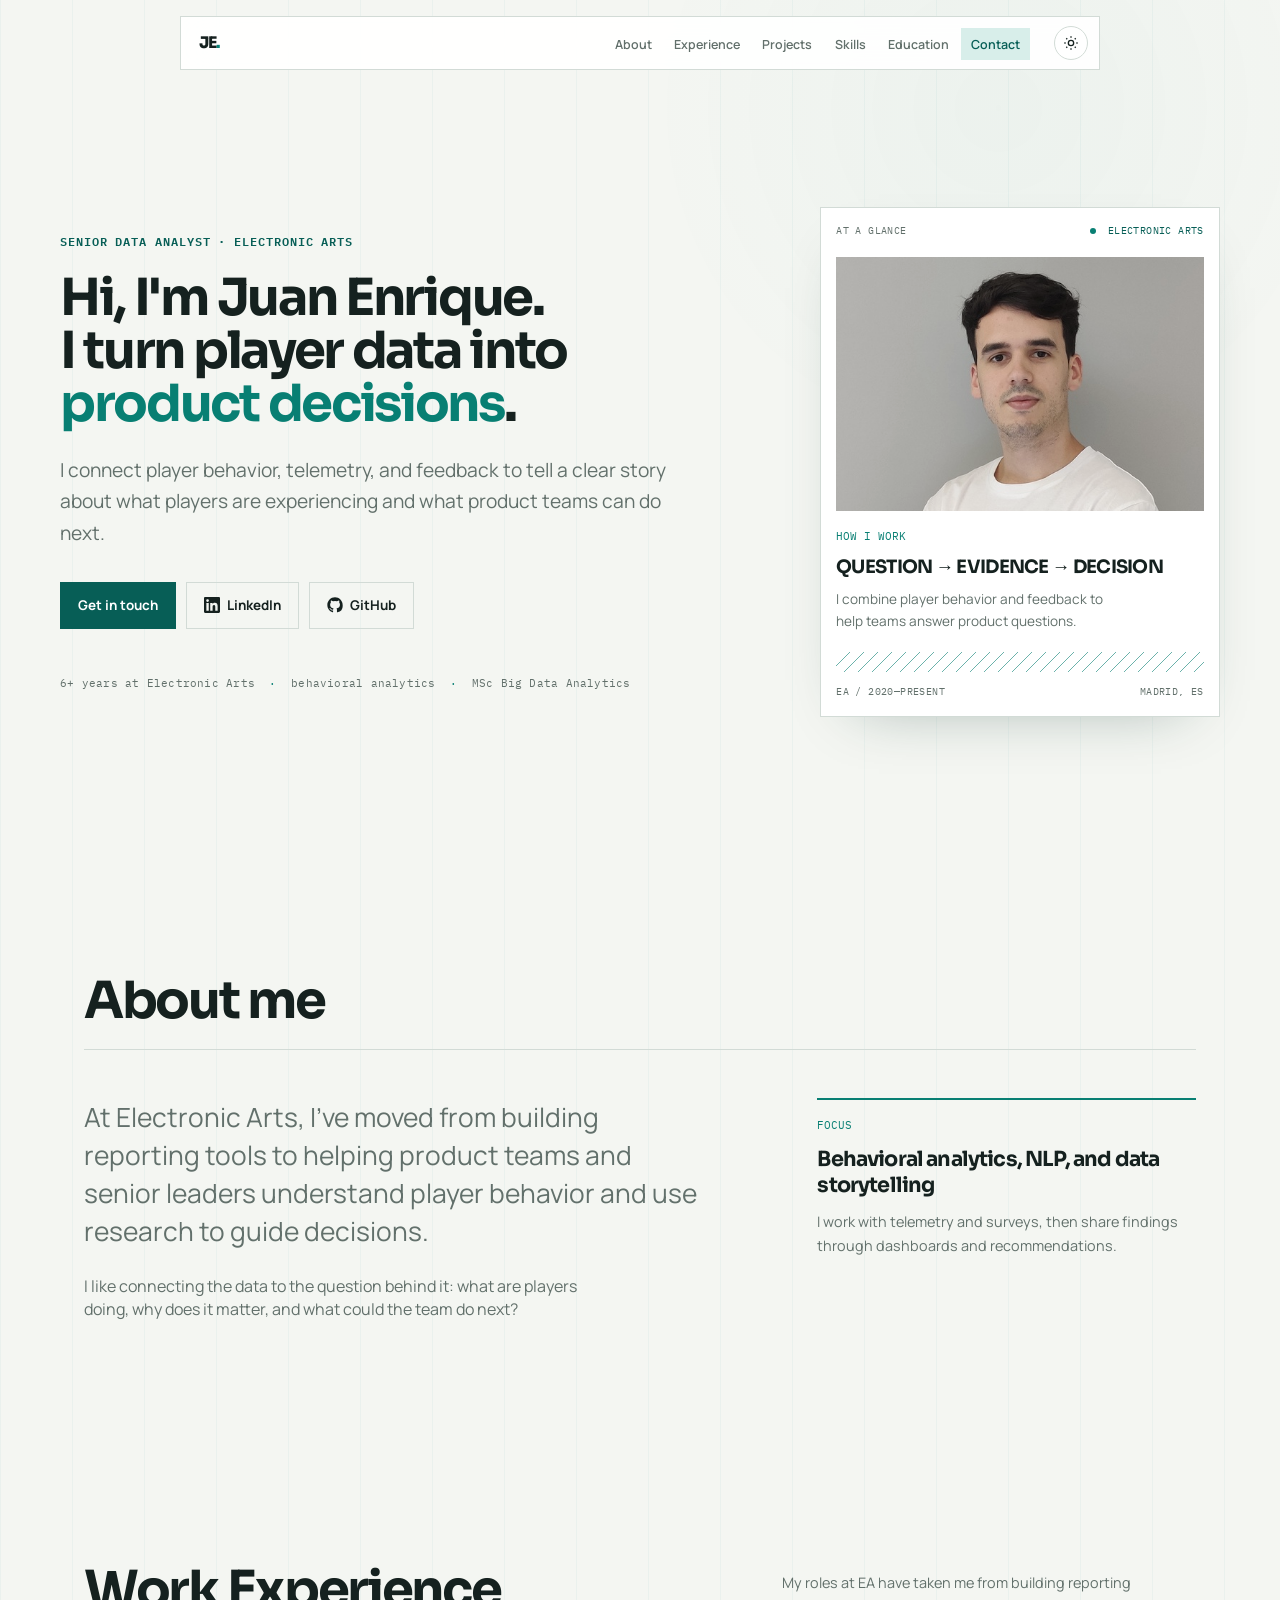
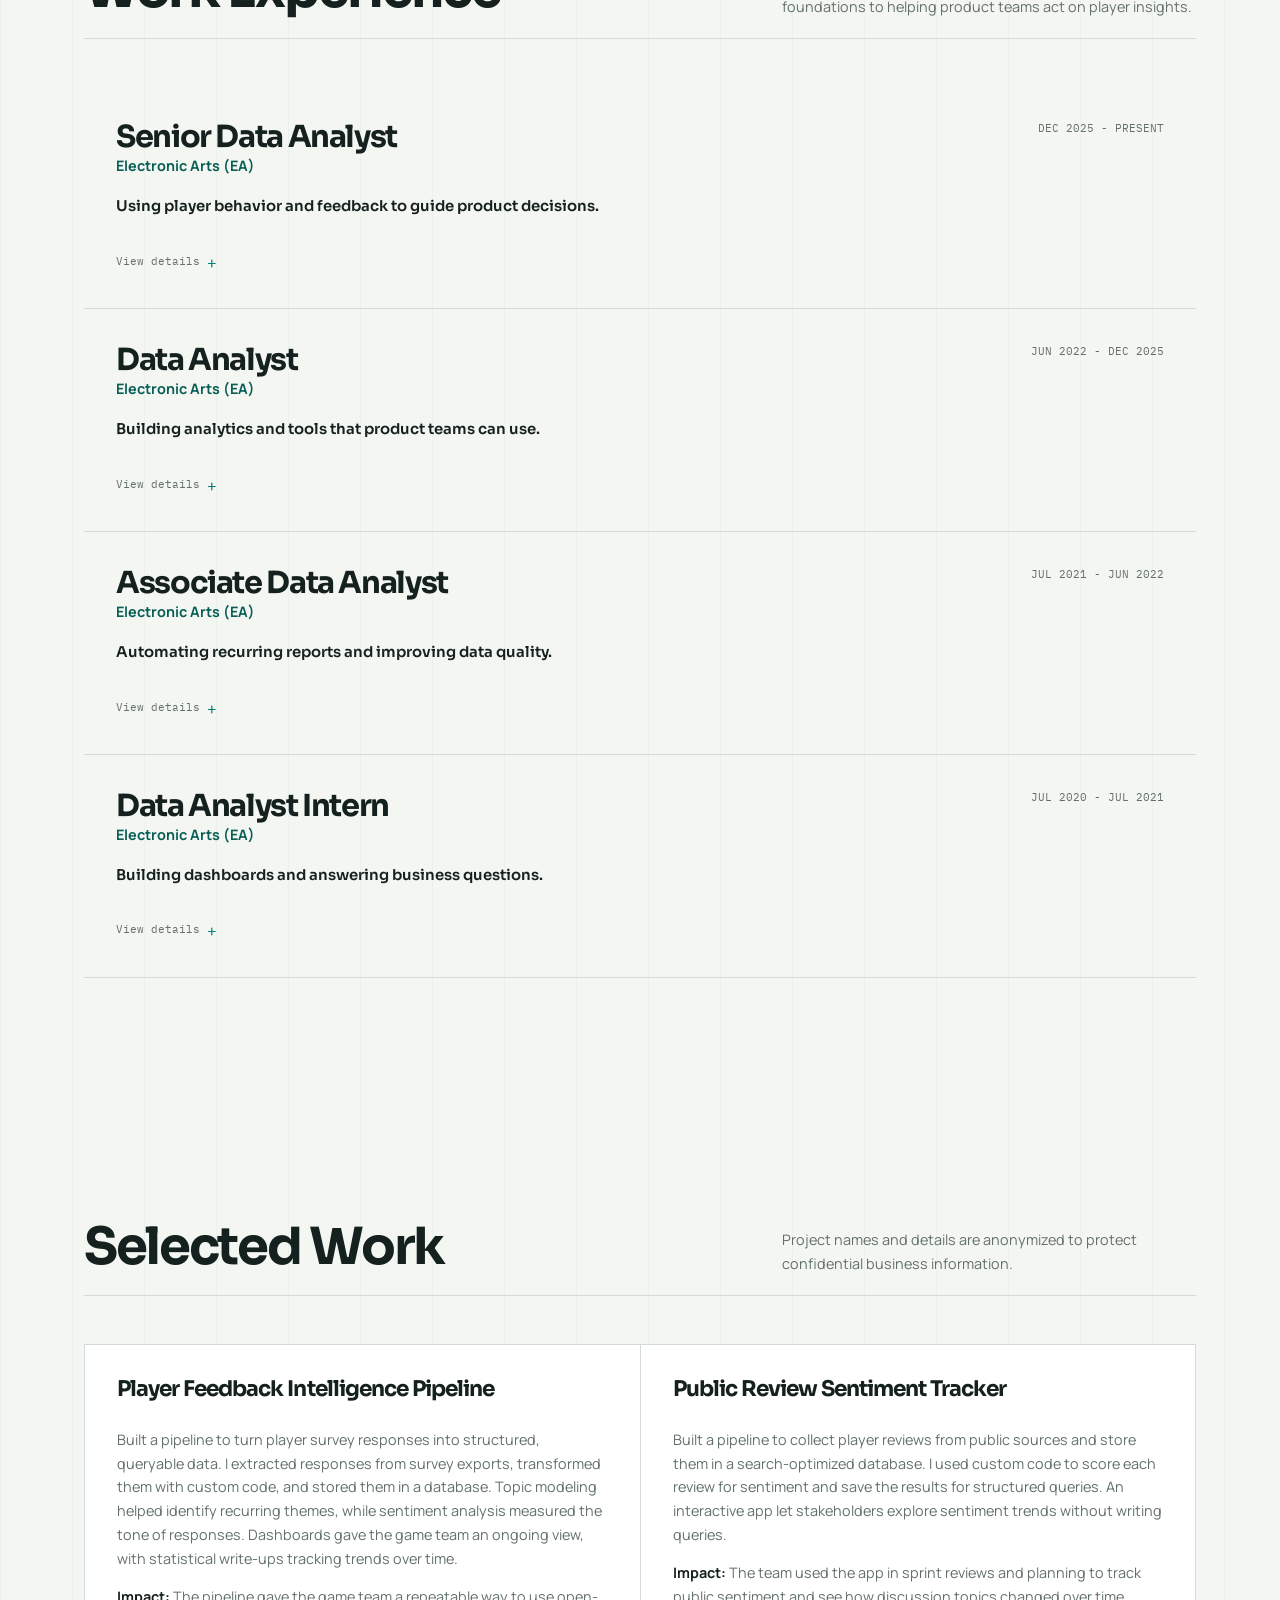
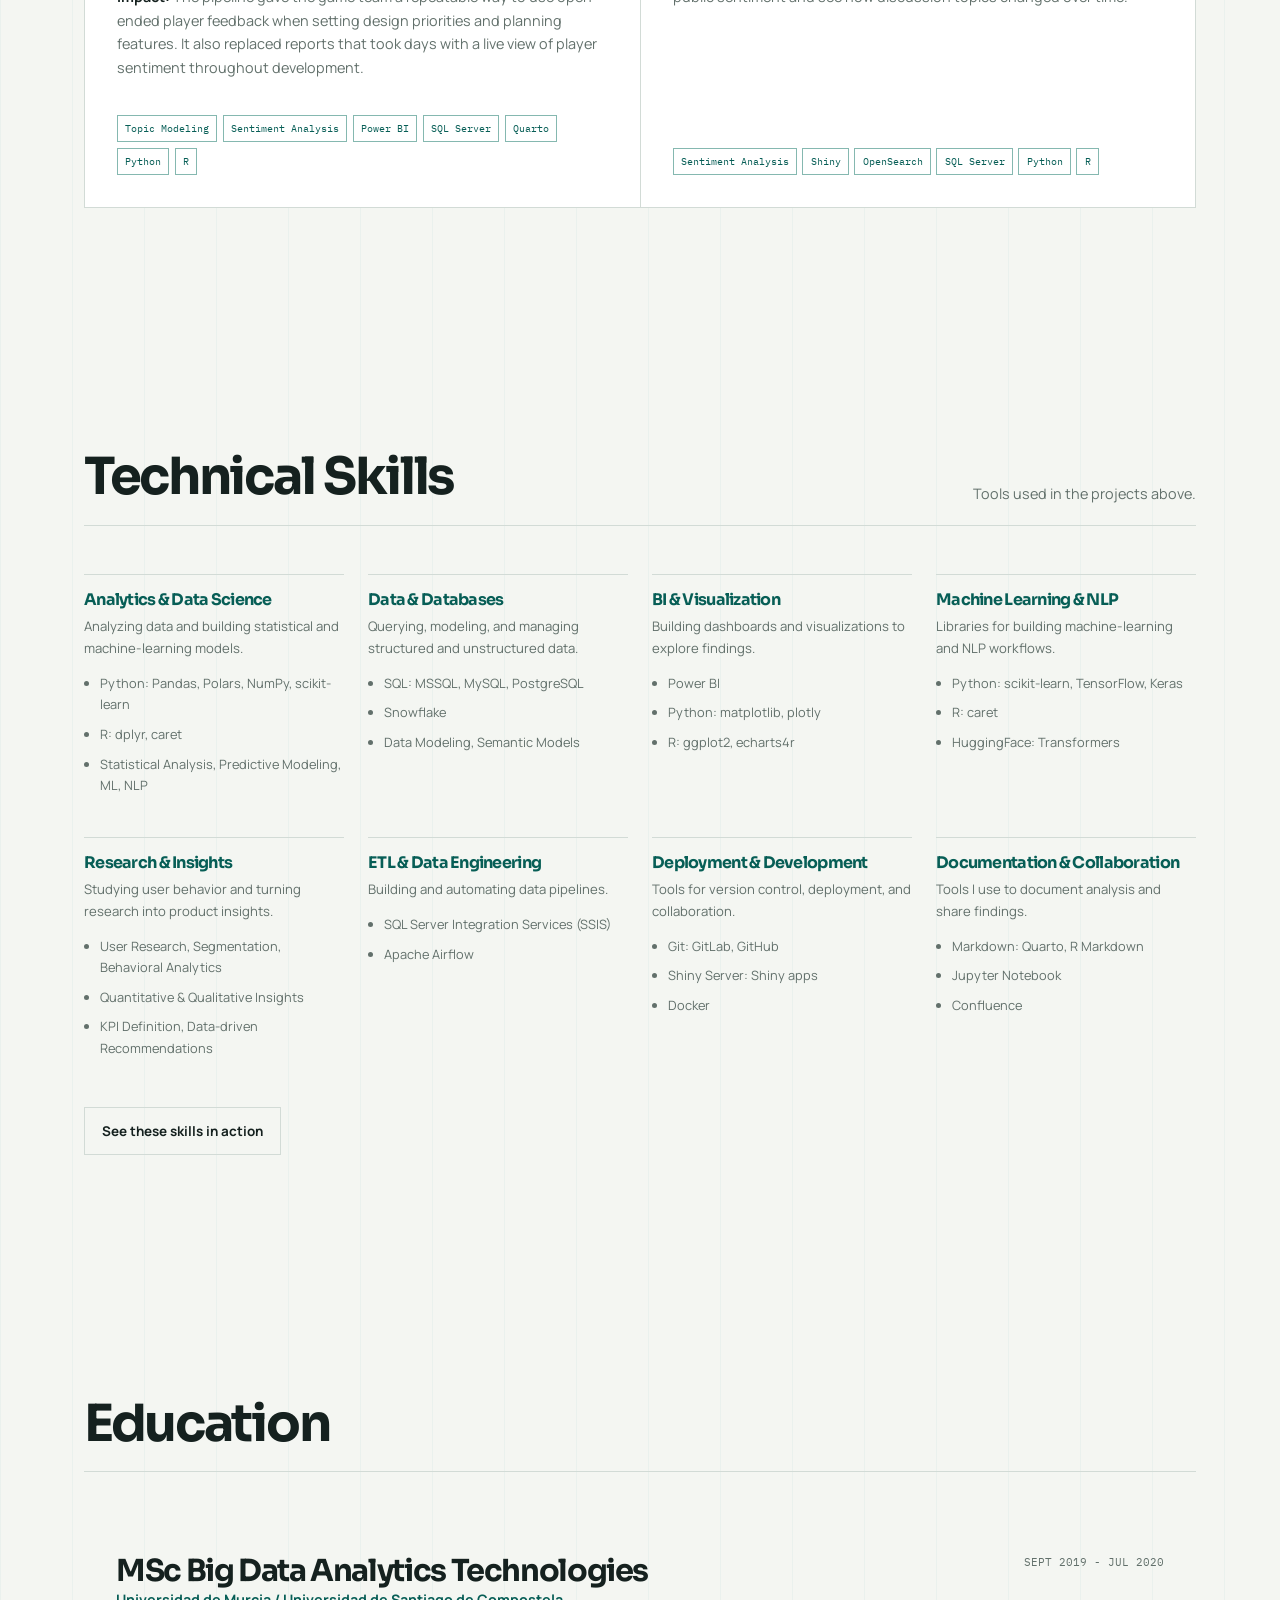
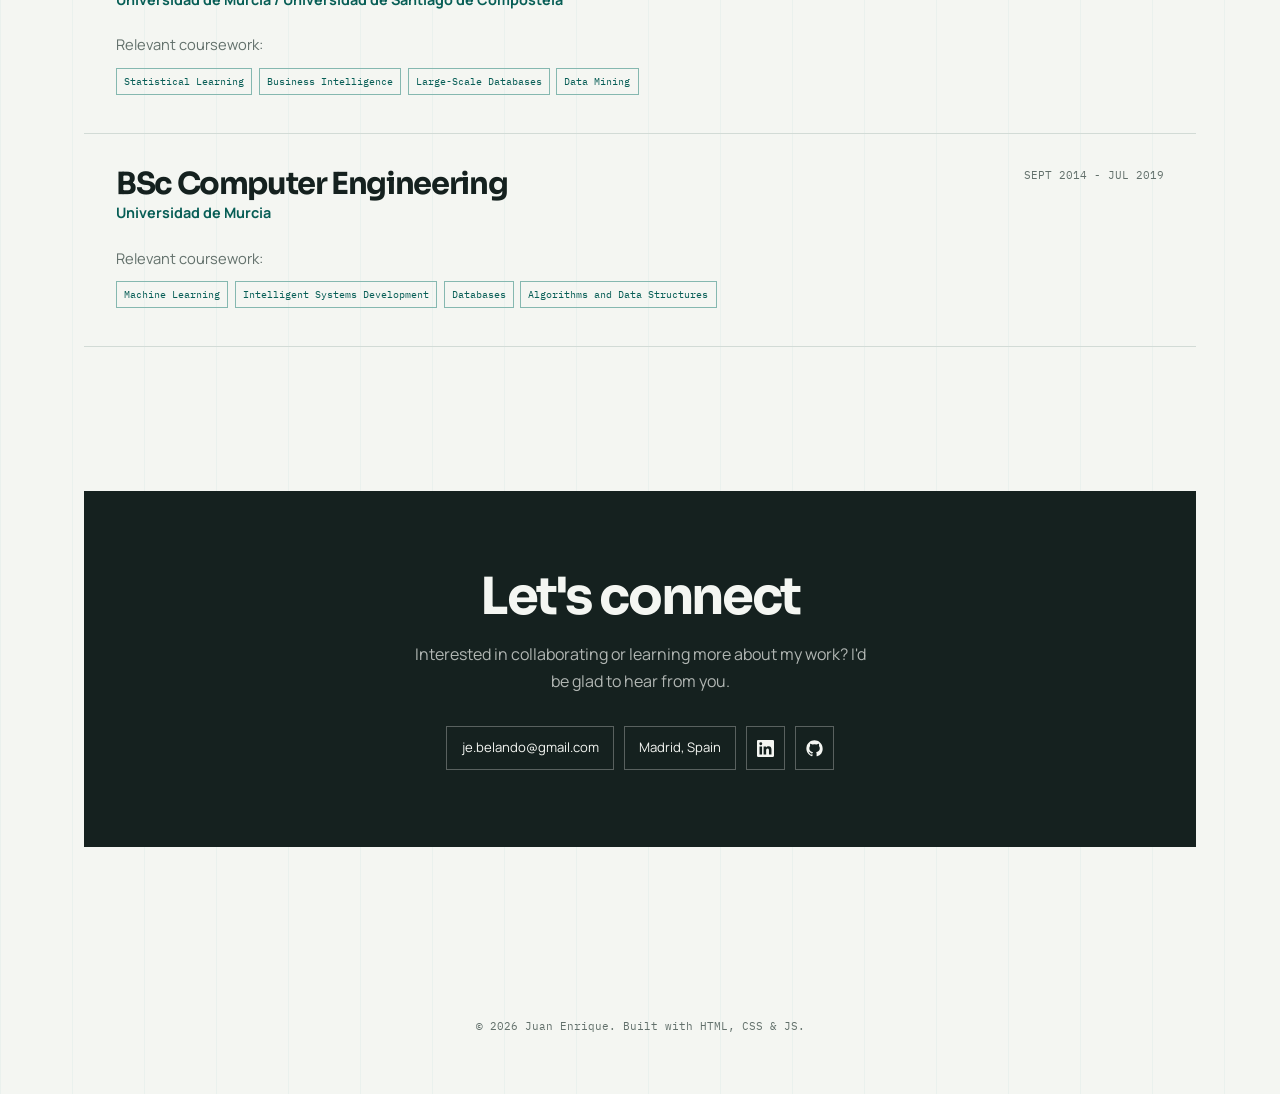
<file: index.html>
<!DOCTYPE html>
<html lang="en">
<head>
  <meta charset="UTF-8">
  <meta name="viewport" content="width=device-width, initial-scale=1.0">
  <title>Juan Enrique Belando - Senior Data Analyst</title>
  <meta name="description" content="Senior Data Analyst at Electronic Arts, working with player behavior, NLP, and data storytelling.">

  <link rel="icon" type="image/svg+xml" href="favicon.svg">
  <link rel="apple-touch-icon" href="favicon.svg">

  <meta property="og:type" content="website">
  <meta property="og:title" content="Juan Enrique - Senior Data Analyst">
  <meta property="og:description" content="Senior Data Analyst at Electronic Arts, working with player behavior, NLP, and data storytelling.">
  <meta property="og:image" content="profile.jpeg">
  <meta name="twitter:card" content="summary">
  <meta name="twitter:title" content="Juan Enrique - Senior Data Analyst">
  <meta name="twitter:description" content="Senior Data Analyst at Electronic Arts, working with player behavior, NLP, and data storytelling.">
  <meta name="twitter:image" content="profile.jpeg">

  <link rel="preconnect" href="https://fonts.googleapis.com">
  <link rel="preconnect" href="https://fonts.gstatic.com" crossorigin>
  <link href="https://fonts.googleapis.com/css2?family=IBM+Plex+Mono:wght@400;500;600&family=Manrope:wght@400;500;600;700;800&family=Sora:wght@500;600;700;800&display=swap" rel="stylesheet">
  <link rel="stylesheet" href="styles.css">
</head>
<body>
  <a class="skip-link" href="#main-content">Skip to content</a>

  <div class="bg-decoration" aria-hidden="true">
    <div class="blob blob-1"></div>
    <div class="blob blob-2"></div>
  </div>

  <nav class="navbar" id="navbar">
    <div class="nav-inner">
      <a href="#top" class="nav-name">JE<span class="nav-dot">.</span></a>
      <button class="nav-toggle" id="navToggle" aria-label="Toggle menu" aria-expanded="false">
        <span></span><span></span><span></span>
      </button>
      <ul class="nav-links" id="navLinks">
        <li><a href="#about" class="nav-link">About</a></li>
        <li><a href="#experience" class="nav-link">Experience</a></li>
        <li><a href="#projects" class="nav-link">Projects</a></li>
        <li><a href="#skills" class="nav-link">Skills</a></li>
        <li><a href="#education" class="nav-link">Education</a></li>
        <li><a href="#contact" class="nav-link">Contact</a></li>
      </ul>
      <button class="theme-toggle" id="themeToggle" aria-label="Toggle dark mode">
        <svg class="icon-sun" viewBox="0 0 24 24" fill="none" stroke="currentColor" stroke-width="2"><circle cx="12" cy="12" r="4"/><path d="M12 2v2M12 20v2M4.93 4.93l1.41 1.41M17.66 17.66l1.41 1.41M2 12h2M20 12h2M4.93 19.07l1.41-1.41M17.66 6.34l1.41-1.41"/></svg>
        <svg class="icon-moon" viewBox="0 0 24 24" fill="none" stroke="currentColor" stroke-width="2"><path d="M21 12.79A9 9 0 1111.21 3 7 7 0 0021 12.79z"/></svg>
      </button>
    </div>
  </nav>

  <header class="hero" id="top">
    <div class="hero-inner">
      <div class="hero-text">
        <p class="hero-eyebrow reveal">Senior Data Analyst · Electronic Arts</p>
        <h1 class="reveal">Hi, I'm Juan Enrique.<br>I turn player data into <span class="highlight">product decisions</span>.</h1>
        <p class="hero-summary reveal">
          I connect player behavior, telemetry, and feedback to tell a clear story about what players are
          experiencing and what product teams can do next.
        </p>
        <div class="hero-links reveal">
          <a href="mailto:je.belando@gmail.com" class="btn btn-primary">Get in touch</a>
          <a href="https://www.linkedin.com/in/juan-enrique-belando" class="btn btn-ghost icon-btn" target="_blank" rel="noopener" aria-label="LinkedIn">
            <svg viewBox="0 0 24 24" fill="currentColor"><path d="M20.45 20.45h-3.55v-5.57c0-1.33-.02-3.03-1.85-3.03-1.86 0-2.15 1.45-2.15 2.94v5.66H9.35V9h3.41v1.56h.05c.47-.9 1.63-1.85 3.36-1.85 3.6 0 4.27 2.37 4.27 5.45v6.29zM5.34 7.43a2.06 2.06 0 1 1 0-4.12 2.06 2.06 0 0 1 0 4.12zM7.11 20.45H3.56V9h3.55v11.45zM22.22 0H1.77C.79 0 0 .77 0 1.73v20.54C0 23.23.79 24 1.77 24h20.45c.98 0 1.78-.77 1.78-1.73V1.73C24 .77 23.2 0 22.22 0z"/></svg>
            <span>LinkedIn</span>
          </a>
          <a href="https://github.com/juanenb" class="btn btn-ghost icon-btn" target="_blank" rel="noopener" aria-label="GitHub">
            <svg viewBox="0 0 24 24" fill="currentColor"><path d="M12 .5C5.65.5.5 5.65.5 12c0 5.09 3.29 9.4 7.86 10.93.57.1.78-.25.78-.55v-2.14c-3.2.7-3.87-1.35-3.87-1.35-.53-1.33-1.29-1.69-1.29-1.69-1.05-.72.08-.7.08-.7 1.16.08 1.77 1.2 1.77 1.2 1.03 1.76 2.71 1.25 3.37.95.1-.75.4-1.25.73-1.53-2.55-.29-5.24-1.28-5.24-5.69 0-1.26.45-2.29 1.19-3.09-.12-.29-.52-1.47.11-3.06 0 0 .97-.31 3.18 1.18a11 11 0 0 1 5.79 0c2.2-1.49 3.17-1.18 3.17-1.18.64 1.59.24 2.77.12 3.06.74.8 1.19 1.83 1.19 3.09 0 4.42-2.7 5.4-5.27 5.68.42.36.78 1.07.78 2.16v3.2c0 .3.2.66.79.55A10.51 10.51 0 0 0 23.5 12C23.5 5.65 18.35.5 12 .5z"/></svg>
            <span>GitHub</span>
          </a>
        </div>
        <p class="hero-proof reveal">6+ years at Electronic Arts <span>·</span> behavioral analytics <span>·</span> MSc Big Data Analytics</p>
      </div>
      <div class="hero-signal reveal">
        <div class="signal-topline">
          <span>At a glance</span>
          <span class="signal-status"><i></i> Electronic Arts</span>
        </div>
        <div class="signal-portrait">
          <img src="profile.jpeg" alt="Portrait of Juan Enrique" />
        </div>
        <div class="signal-caption">
          <span class="signal-caption-label">How I work</span>
          <strong>QUESTION → EVIDENCE → DECISION</strong>
          <p>I combine player behavior and feedback to help teams answer product questions.</p>
        </div>
        <div class="signal-rule" aria-hidden="true"><span></span></div>
        <div class="signal-foot">
          <span>EA / 2020—present</span>
          <span>Madrid, ES</span>
        </div>
      </div>
    </div>
  </header>

  <main id="main-content">
    <section id="about" class="section">
      <div class="section-head reveal">
        <h2 class="section-title">About me</h2>
      </div>
      <div class="about-grid">
        <div class="about-copy reveal">
          <p class="about-text">
            At Electronic Arts, I've moved from building reporting tools to helping product teams and
            senior leaders understand player behavior and use research to guide decisions.
          </p>
          <p class="about-text about-text-secondary">
            I like connecting the data to the question behind it: what are players doing, why does it matter,
            and what could the team do next?
          </p>
        </div>
        <div class="about-note reveal">
          <span class="about-note-label">Focus</span>
          <strong>Behavioral analytics, NLP, and data storytelling</strong>
          <span>I work with telemetry and surveys, then share findings through dashboards and recommendations.</span>
        </div>
      </div>
    </section>

    <section id="experience" class="section">
      <div class="section-head reveal">
        <h2 class="section-title">Work Experience</h2>
        <p class="section-subtitle">My roles at EA have taken me from building reporting foundations to helping product teams act on player insights.</p>
      </div>
      <div class="timeline">

        <div class="timeline-item reveal">
          <div class="timeline-dot"></div>
          <details class="timeline-card">
            <summary class="timeline-summary">
              <div class="timeline-header">
              <h3>Senior Data Analyst</h3>
              <span class="timeline-date">Dec 2025 - Present</span>
              </div>
              <div class="timeline-org">Electronic Arts (EA)</div>
              <p class="timeline-focus">Using player behavior and feedback to guide product decisions.</p>
              <span class="timeline-toggle">View details</span>
            </summary>
            <div class="timeline-details">
              <ul>
              <li><strong class="timeline-detail-label">Insights &amp; Telemetry</strong> Work with UX researchers to combine player telemetry with direct feedback. Segment audiences to understand their needs and product experiences.</li>
              <li><strong class="timeline-detail-label">KPI &amp; Performance Tracking</strong> Define and track core metrics for engagement and product health. Help teams assess feature impact and prioritize investments.</li>
              <li><strong class="timeline-detail-label">Behavioral &amp; Trend Analysis</strong> Analyze behavioral data to find usage patterns and shifts across player segments.</li>
              <li><strong class="timeline-detail-label">Presenting Findings</strong> Present findings from multiple data sources to senior leaders and product teams, and turn them into business recommendations.</li>
              </ul>
            </div>
          </details>
        </div>

        <div class="timeline-item reveal">
          <div class="timeline-dot"></div>
          <details class="timeline-card">
            <summary class="timeline-summary">
              <div class="timeline-header">
              <h3>Data Analyst</h3>
              <span class="timeline-date">Jun 2022 - Dec 2025</span>
              </div>
              <div class="timeline-org">Electronic Arts (EA)</div>
              <p class="timeline-focus">Building analytics and tools that product teams can use.</p>
              <span class="timeline-toggle">View details</span>
            </summary>
            <div class="timeline-details">
              <ul>
              <li><strong class="timeline-detail-label">BI &amp; Data Modeling</strong> Designed semantic data models and interactive Power BI dashboards so teams could track performance and spot product opportunities.</li>
              <li><strong class="timeline-detail-label">Advanced Analytics &amp; NLP</strong> Used statistical analysis, predictive modeling, and NLP, including sentiment analysis and topic modeling, to analyze large text datasets with Python and SQL.</li>
              <li><strong class="timeline-detail-label">Cross-Functional Collaboration</strong> Worked with product managers and operations leads to turn business questions into analytical models and machine-learning workflows.</li>
              <li><strong class="timeline-detail-label">Operational Optimization</strong> Built analytical tools and standardized metric definitions to reduce manual reporting and make team workflows more efficient.</li>
              </ul>
            </div>
          </details>
        </div>

        <div class="timeline-item reveal">
          <div class="timeline-dot"></div>
          <details class="timeline-card">
            <summary class="timeline-summary">
              <div class="timeline-header">
              <h3>Associate Data Analyst</h3>
              <span class="timeline-date">Jul 2021 - Jun 2022</span>
              </div>
              <div class="timeline-org">Electronic Arts (EA)</div>
              <p class="timeline-focus">Automating recurring reports and improving data quality.</p>
              <span class="timeline-toggle">View details</span>
            </summary>
            <div class="timeline-details">
              <ul>
              <li><strong class="timeline-detail-label">ETL &amp; Process Automation</strong> Automated routine reports and ETL processes with Python and R, reducing manual work and improving data reliability.</li>
              <li><strong class="timeline-detail-label">Data Preparation</strong> Wrote scripts to clean, transform, and structure raw data for analysis.</li>
              <li><strong class="timeline-detail-label">Dashboard Maintenance</strong> Maintained and optimized Power BI dashboards, checking data accuracy and improving load times.</li>
              </ul>
            </div>
          </details>
        </div>

        <div class="timeline-item reveal">
          <div class="timeline-dot"></div>
          <details class="timeline-card">
            <summary class="timeline-summary">
              <div class="timeline-header">
              <h3>Data Analyst Intern</h3>
              <span class="timeline-date">Jul 2020 - Jul 2021</span>
              </div>
              <div class="timeline-org">Electronic Arts (EA)</div>
              <p class="timeline-focus">Building dashboards and answering business questions.</p>
              <span class="timeline-toggle">View details</span>
            </summary>
            <div class="timeline-details">
              <ul>
              <li><strong class="timeline-detail-label">Dashboarding &amp; Visualization</strong> Built interactive Power BI dashboards tracking key operational and performance indicators for cross-functional stakeholders.</li>
              <li><strong class="timeline-detail-label">Ad-Hoc Business Support</strong> Executed analyses to resolve urgent business and product inquiries.</li>
              </ul>
            </div>
          </details>
        </div>

      </div>
    </section>

    <section id="projects" class="section">
      <div class="section-head reveal">
        <h2 class="section-title">Selected Work</h2>
        <p class="section-subtitle">Project names and details are anonymized to protect confidential business information.</p>
      </div>
      <div class="project-grid">

        <article class="project-card reveal">
          <div class="project-card-top">
            <h3>Player Feedback Intelligence Pipeline</h3>
          </div>
          <p class="project-desc">
            Built a pipeline to turn player survey responses into structured, queryable data. I extracted
            responses from survey exports, transformed them with custom code, and stored them in a database.
            Topic modeling helped identify recurring themes, while sentiment analysis measured the tone of
            responses.
            Dashboards gave the game team an ongoing view, with statistical write-ups tracking trends over time.
          </p>
          <p class="project-impact">
            <strong>Impact:</strong> The pipeline gave the game team a repeatable way to use open-ended player
            feedback when setting design priorities and planning features. It also replaced reports that took
            days with a live view of player sentiment throughout development.
          </p>
          <div class="tags">
            <span class="tag">Topic Modeling</span>
            <span class="tag">Sentiment Analysis</span>
            <span class="tag">Power BI</span>
            <span class="tag">SQL Server</span>
            <span class="tag">Quarto</span>
            <span class="tag">Python</span>
            <span class="tag">R</span>
          </div>
        </article>

        <article class="project-card reveal">
          <div class="project-card-top">
            <h3>Public Review Sentiment Tracker</h3>
          </div>
          <p class="project-desc">
            Built a pipeline to collect player reviews from public sources and store them in a search-optimized
            database. I used custom code to score each review for sentiment and save the results for structured
            queries. An interactive app let stakeholders explore sentiment trends without writing queries.
          </p>
          <p class="project-impact">
            <strong>Impact:</strong> The team used the app in sprint reviews and planning to track public
            sentiment and see how discussion topics changed over time.
          </p>
          <div class="tags">
            <span class="tag">Sentiment Analysis</span>
            <span class="tag">Shiny</span>
            <span class="tag">OpenSearch</span>
            <span class="tag">SQL Server</span>
            <span class="tag">Python</span>
            <span class="tag">R</span>
          </div>
        </article>

      </div>
    </section>

    <section id="skills" class="section">
      <div class="section-head reveal">
        <h2 class="section-title">Technical Skills</h2>
        <p class="section-subtitle">Tools used in the projects above.</p>
      </div>
      <div class="skills-grid">

        <div class="skill-card reveal">
          <h3>Analytics &amp; Data Science</h3>
          <p class="skill-desc">Analyzing data and building statistical and machine-learning models.</p>
          <ul>
            <li>Python: Pandas, Polars, NumPy, scikit-learn</li>
            <li>R: dplyr, caret</li>
            <li>Statistical Analysis, Predictive Modeling, ML, NLP</li>
          </ul>
        </div>

        <div class="skill-card reveal">
          <h3>Data &amp; Databases</h3>
          <p class="skill-desc">Querying, modeling, and managing structured and unstructured data.</p>
          <ul>
            <li>SQL: MSSQL, MySQL, PostgreSQL</li>
            <li>Snowflake</li>
            <li>Data Modeling, Semantic Models</li>
          </ul>
        </div>

        <div class="skill-card reveal">
          <h3>BI &amp; Visualization</h3>
          <p class="skill-desc">Building dashboards and visualizations to explore findings.</p>
          <ul>
            <li>Power BI</li>
            <li>Python: matplotlib, plotly</li>
            <li>R: ggplot2, echarts4r</li>
          </ul>
        </div>

        <div class="skill-card reveal">
          <h3>Machine Learning &amp; NLP</h3>
          <p class="skill-desc">Libraries for building machine-learning and NLP workflows.</p>
          <ul>
            <li>Python: scikit-learn, TensorFlow, Keras</li>
            <li>R: caret</li>
            <li>HuggingFace: Transformers</li>
          </ul>
        </div>

        <div class="skill-card reveal">
          <h3>Research &amp; Insights</h3>
          <p class="skill-desc">Studying user behavior and turning research into product insights.</p>
          <ul>
            <li>User Research, Segmentation, Behavioral Analytics</li>
            <li>Quantitative &amp; Qualitative Insights</li>
            <li>KPI Definition, Data-driven Recommendations</li>
          </ul>
        </div>

        <div class="skill-card reveal">
          <h3>ETL &amp; Data Engineering</h3>
          <p class="skill-desc">Building and automating data pipelines.</p>
          <ul>
            <li>SQL Server Integration Services (SSIS)</li>
            <li>Apache Airflow</li>
          </ul>
        </div>

        <div class="skill-card reveal">
          <h3>Deployment &amp; Development</h3>
          <p class="skill-desc">Tools for version control, deployment, and collaboration.</p>
          <ul>
            <li>Git: GitLab, GitHub</li>
            <li>Shiny Server: Shiny apps</li>
            <li>Docker</li>
          </ul>
        </div>

        <div class="skill-card reveal">
          <h3>Documentation &amp; Collaboration</h3>
          <p class="skill-desc">Tools I use to document analysis and share findings.</p>
          <ul>
            <li>Markdown: Quarto, R Markdown</li>
            <li>Jupyter Notebook</li>
            <li>Confluence</li>
          </ul>
        </div>

      </div>
      <div class="skills-cta reveal">
        <a href="#projects" class="btn btn-ghost">See these skills in action</a>
      </div>
    </section>

    <section id="education" class="section">
      <div class="section-head reveal">
        <h2 class="section-title">Education</h2>
      </div>
      <div class="timeline">
        <div class="timeline-item reveal">
          <div class="timeline-dot"></div>
          <details class="timeline-card">
            <summary class="timeline-summary">
              <div class="timeline-header">
                <h3>MSc Big Data Analytics Technologies</h3>
                <span class="timeline-date">Sept 2019 - Jul 2020</span>
              </div>
              <div class="timeline-org">Universidad de Murcia / Universidad de Santiago de Compostela</div>
              <div class="timeline-details">
                <p>Relevant coursework:</p>
                <ul class="tags" aria-label="Relevant coursework">
                  <li class="tag">Statistical Learning</li>
                  <li class="tag">Business Intelligence</li>
                  <li class="tag">Large-Scale Databases</li>
                  <li class="tag">Data Mining</li>
                </ul>
              </div>
            </summary>
          </details>
        </div>
        <div class="timeline-item reveal">
          <div class="timeline-dot"></div>
          <details class="timeline-card">
            <summary class="timeline-summary">
              <div class="timeline-header">
                <h3>BSc Computer Engineering</h3>
                <span class="timeline-date">Sept 2014 - Jul 2019</span>
              </div>
              <div class="timeline-org">Universidad de Murcia</div>
              <div class="timeline-details">
                <p>Relevant coursework:</p>
                <ul class="tags" aria-label="Relevant coursework">
                  <li class="tag">Machine Learning</li>
                  <li class="tag">Intelligent Systems Development</li>
                  <li class="tag">Databases</li>
                  <li class="tag">Algorithms and Data Structures</li>
                </ul>
              </div>
          </details>            
        </summary>
        </div>
      </div>
    </section>

    <section id="contact" class="section contact-section">
      <div class="contact-card reveal">
        <div class="contact-avatar">
          <div class="contact-avatar-ring">
            <img src="profile.jpeg" alt="Portrait of Juan Enrique" />
          </div>
        </div>
        <h2 class="section-title">Let's connect</h2>
        <p>Interested in collaborating or learning more about my work? I'd be glad to hear from you.</p>
        <div class="contact-details">
          <a href="mailto:je.belando@gmail.com" class="contact-pill">je.belando@gmail.com</a>
          <span class="contact-pill contact-pill-static">Madrid, Spain</span>
          <a href="https://www.linkedin.com/in/juan-enrique-belando" class="contact-pill icon-pill" target="_blank" rel="noopener" aria-label="LinkedIn">
            <svg viewBox="0 0 24 24" fill="currentColor"><path d="M20.45 20.45h-3.55v-5.57c0-1.33-.02-3.03-1.85-3.03-1.86 0-2.15 1.45-2.15 2.94v5.66H9.35V9h3.41v1.56h.05c.47-.9 1.63-1.85 3.36-1.85 3.6 0 4.27 2.37 4.27 5.45v6.29zM5.34 7.43a2.06 2.06 0 1 1 0-4.12 2.06 2.06 0 0 1 0 4.12zM7.11 20.45H3.56V9h3.55v11.45zM22.22 0H1.77C.79 0 0 .77 0 1.73v20.54C0 23.23.79 24 1.77 24h20.45c.98 0 1.78-.77 1.78-1.73V1.73C24 .77 23.2 0 22.22 0z"/></svg>
          </a>
          <a href="https://github.com/juanenb" class="contact-pill icon-pill" target="_blank" rel="noopener" aria-label="GitHub">
            <svg viewBox="0 0 24 24" fill="currentColor"><path d="M12 .5C5.65.5.5 5.65.5 12c0 5.09 3.29 9.4 7.86 10.93.57.1.78-.25.78-.55v-2.14c-3.2.7-3.87-1.35-3.87-1.35-.53-1.33-1.29-1.69-1.29-1.69-1.05-.72.08-.7.08-.7 1.16.08 1.77 1.2 1.77 1.2 1.03 1.76 2.71 1.25 3.37.95.1-.75.4-1.25.73-1.53-2.55-.29-5.24-1.28-5.24-5.69 0-1.26.45-2.29 1.19-3.09-.12-.29-.52-1.47.11-3.06 0 0 .97-.31 3.18 1.18a11 11 0 0 1 5.79 0c2.2-1.49 3.17-1.18 3.17-1.18.64 1.59.24 2.77.12 3.06.74.8 1.19 1.83 1.19 3.09 0 4.42-2.7 5.4-5.27 5.68.42.36.78 1.07.78 2.16v3.2c0 .3.2.66.79.55A10.51 10.51 0 0 0 23.5 12C23.5 5.65 18.35.5 12 .5z"/></svg>
          </a>
        </div>
      </div>
    </section>
  </main>

  <footer class="footer">
    <p>&copy; <span id="year"></span> Juan Enrique. Built with HTML, CSS &amp; JS.</p>
  </footer>

  <script src="script.js"></script>
</body>
</html>
</file>
<file: styles.css>
/* ---------- Data editorial system ---------- */

:root {
  --bg: #f4f6f2;
  --surface: #ffffff;
  --surface-soft: #e8efeb;
  --ink: #15211f;
  --muted: #62706b;
  --line: #d2dbd6;
  --accent: #087f73;
  --accent-strong: #075e56;
  --accent-soft: #d8eeea;
  --shadow: 0 22px 60px -38px rgba(15, 55, 48, 0.42);
  --max-width: 1160px;
  --display: "Sora", sans-serif;
  --body: "Manrope", sans-serif;
  --mono: "IBM Plex Mono", monospace;
  --ease-out: cubic-bezier(0.23, 1, 0.32, 1);
  --focus-ring: 0 0 0 3px var(--bg), 0 0 0 5px var(--accent);
  --bg-navbar: #ffffff36
}

html[data-theme="dark"] {
  --bg: #101917;
  --surface: #17221f;
  --surface-soft: #1d302b;
  --ink: #eef4ef;
  --muted: #a4b4ad;
  --line: #30413b;
  --accent: #67c7b7;
  --accent-strong: #8bd8ca;
  --accent-soft: #1b3c35;
  --shadow: 0 24px 60px -32px rgba(0, 0, 0, 0.72);
  --bg-navbar: #111b1836;
}

* { box-sizing: border-box; }

html {
  scroll-behavior: smooth;
  background: var(--bg);
}

body {
  margin: 0;
  color: var(--ink);
  background:
    linear-gradient(90deg, color-mix(in srgb, var(--accent) 4%, transparent) 1px, transparent 1px) 0 0 / 72px 72px,
    var(--bg);
  font-family: var(--body);
  line-height: 1.65;
  overflow-x: hidden;
  transition: background 0.3s ease, color 0.3s ease;
}

body::before {
  content: "";
  position: fixed;
  inset: 0;
  z-index: 0;
  pointer-events: none;
  opacity: 0.24;
  background: radial-gradient(circle at 78% 12%, color-mix(in srgb, var(--accent) 14%, transparent), transparent 22rem);
}

a { color: inherit; text-decoration: none; }

button:focus-visible,
a:focus-visible {
  outline: none;
  box-shadow: var(--focus-ring);
}

::selection { background: var(--accent); color: #fff; }

::-webkit-scrollbar { width: 10px; }
::-webkit-scrollbar-track { background: var(--bg); }
::-webkit-scrollbar-thumb {
  background: color-mix(in srgb, var(--muted) 48%, var(--bg));
  border: 3px solid var(--bg);
  border-radius: 999px;
}

h1, h2, h3 {
  margin-top: 0;
  font-family: var(--display);
  line-height: 1.12;
  letter-spacing: -0.045em;
  text-wrap: balance;
}

ul { margin: 0; padding-left: 1.1rem; }
li { margin-bottom: 0.55rem; }

.skip-link {
  position: fixed;
  top: 0.75rem;
  left: 1rem;
  z-index: 200;
  padding: 0.65rem 0.85rem;
  color: var(--bg);
  background: var(--ink);
  border-radius: 4px;
  transform: translateY(-150%);
  transition: transform 0.2s ease;
}

.skip-link:focus { transform: translateY(0); }

/* ---------- Navigation ---------- */

.navbar {
  position: fixed;
  top: 1rem;
  left: 50%;
  z-index: 100;
  width: min(calc(100% - 2rem), 920px);
  transform: translateX(-50%);
  background: color-mix(in srgb, var(--surface) 92%, transparent);
  border: 1px solid var(--line);
  box-shadow: 0 12px 35px -28px rgba(15, 55, 48, 0.5);
  backdrop-filter: blur(16px);
  -webkit-backdrop-filter: blur(16px); 
  transition: border-color 0.25s ease, box-shadow 0.25s ease;
}

.navbar.scrolled {
  border-color: color-mix(in srgb, var(--accent) 48%, var(--line));
  box-shadow: var(--shadow);
  background: var(--bg-navbar);
}

.nav-inner {
  display: flex;
  align-items: center;
  gap: 1.5rem;
  max-width: var(--max-width);
  margin: 0 auto;
  padding: 0.55rem 0.7rem 0.55rem 1.1rem;
}

.nav-name {
  margin-right: auto;
  font-family: var(--display);
  font-size: 1rem;
  font-weight: 800;
  letter-spacing: -0.05em;
}

.nav-dot { color: var(--accent); }

.nav-links {
  display: flex;
  gap: 0.15rem;
  margin: 0;
  padding: 0;
  list-style: none;
}

.nav-links li{
  margin: 0;
}

.nav-link {
  padding: 0.48rem 0.62rem;
  color: var(--muted);
  font-size: 0.78rem;
  font-weight: 600;
  transition: color 0.2s ease, background 0.2s ease;
}

.nav-link:hover,
.nav-link.active {
  color: var(--accent-strong);
  background: var(--accent-soft);
}

.theme-toggle,
.nav-toggle {
  display: inline-flex;
  align-items: center;
  justify-content: center;
  flex-shrink: 0;
  cursor: pointer;
  color: var(--ink);
  background: var(--surface);
  border: 1px solid var(--line);
  transition: border-color 0.2s ease, background 0.2s ease, transform 0.2s ease;
}

.theme-toggle {
  width: 34px;
  height: 34px;
  border-radius: 50%;
}

.theme-toggle:hover,
.nav-toggle:hover {
  border-color: var(--accent);
  background: var(--accent-soft);
}

.theme-toggle:active,
.nav-toggle:active,
.btn:active { transform: translateY(1px) scale(0.98); }

.theme-toggle svg { width: 16px; height: 16px; }
.theme-toggle .icon-moon,
html[data-theme="dark"] .theme-toggle .icon-sun { display: none; }
html[data-theme="dark"] .theme-toggle .icon-moon { display: block; }

.nav-toggle {
  display: none;
  flex-direction: column;
  gap: 4px;
  width: 34px;
  height: 34px;
  padding: 0;
}

.nav-toggle span { width: 15px; height: 1.5px; background: var(--ink); }

/* ---------- Hero ---------- */

.hero {
  position: relative;
  z-index: 1;
  min-height: min(860px, 100dvh);
  display: flex;
  align-items: center;
  padding: 10rem 1.5rem 6rem;
}

.hero-inner {
  display: grid;
  grid-template-columns: minmax(0, 1.08fr) minmax(300px, 0.78fr);
  align-items: center;
  gap: clamp(2.5rem, 5vw, 4.5rem);
  width: 100%;
  max-width: var(--max-width);
  margin: 0 auto;
}

.hero-eyebrow {
  margin: 0 0 1.25rem;
  color: var(--accent-strong);
  font-family: var(--mono);
  font-size: 0.72rem;
  font-weight: 600;
  letter-spacing: 0.08em;
  text-transform: uppercase;
}

.hero h1 {
  max-width: 100%;
  margin-bottom: 1.5rem;
  font-size: clamp(2.65rem, 4vw, 4rem);
  line-height: 1.04;
  font-weight: 700;
}

.highlight {
  color: var(--accent);
  white-space: normal;
}

.hero-summary {
  max-width: 57ch;
  margin: 0 0 2rem;
  color: var(--muted);
  font-size: clamp(1rem, 1.8vw, 1.2rem);
}

.hero-links {
  display: flex;
  flex-wrap: wrap;
  gap: 0.65rem;
  margin-bottom: 2.8rem;
}

.btn {
  display: inline-flex;
  align-items: center;
  gap: 0.45rem;
  padding: 0.72rem 1.05rem;
  font-size: 0.84rem;
  font-weight: 700;
  border: 1px solid var(--line);
  transition: transform 0.2s ease, border-color 0.2s ease, background 0.2s ease, box-shadow 0.2s ease;
}

.btn-primary {
  color: #fff;
  background: var(--accent-strong);
  border-color: var(--accent-strong);
}

.btn-primary:hover {
  background: var(--accent);
  box-shadow: var(--shadow);
  transform: translateY(-2px);
}

.btn-ghost:hover {
  border-color: var(--accent);
  background: var(--accent-soft);
}

.icon-btn svg { width: 16px; height: 16px; }

.hero-proof {
  margin: 0;
  color: var(--muted);
  font-family: var(--mono);
  font-size: 0.7rem;
  letter-spacing: 0.02em;
}

.hero-proof span {
  padding: 0 0.45rem;
  color: var(--accent);
}

/* ---------- Signal panel ---------- */

.hero-signal {
  width: 100%;
  max-width: 400px;
  justify-self: end;
  align-self: center;
  padding: 0.95rem;
  background: var(--surface);
  border: 1px solid var(--line);
  box-shadow: var(--shadow);
  transform: translateZ(0);
  transition: border-color 0.2s ease, box-shadow 0.2s ease;
}

.hero-signal:hover {
  border-color: color-mix(in srgb, var(--accent) 52%, var(--line));
  box-shadow: 0 26px 68px -38px color-mix(in srgb, var(--accent) 48%, transparent);
}

.signal-topline,
.signal-foot {
  display: flex;
  justify-content: space-between;
  gap: 1rem;
  color: var(--muted);
  font-family: var(--mono);
  font-size: 0.63rem;
  letter-spacing: 0.04em;
  text-transform: uppercase;
}

.signal-status { color: var(--accent-strong); }
.signal-status i {
  display: inline-block;
  width: 6px;
  height: 6px;
  margin-right: 0.35rem;
  background: var(--accent);
  border-radius: 50%;
  animation: signal-pulse 2.2s ease-out infinite;
}

.signal-portrait {
  position: relative;
  margin: 1.1rem 0;
  aspect-ratio: 1.45 / 1;
  overflow: hidden;
  background: var(--surface-soft);
}

.signal-portrait img {
  width: 100%;
  height: 100%;
  object-fit: cover;
  object-position: center 35%;
  filter: saturate(0.78) contrast(1.04);
  transition: transform 0.25s var(--ease-out), filter 0.25s ease;
}

@media (hover: hover) and (pointer: fine) {
  .hero-signal:hover .signal-portrait img {
    transform: scale(1.025);
    filter: saturate(0.92) contrast(1.04);
  }
}

.signal-coordinate {
  position: absolute;
  right: 0.7rem;
  bottom: 0.65rem;
  padding: 0.3rem 0.42rem;
  color: var(--ink);
  background: color-mix(in srgb, var(--surface) 88%, transparent);
  font-family: var(--mono);
  font-size: 0.62rem;
  line-height: 1.35;
  text-align: right;
}

.signal-caption {
  display: grid;
  gap: 0.35rem;
}

.signal-caption-label {
  color: var(--accent);
  font-family: var(--mono);
  font-size: 0.67rem;
  text-transform: uppercase;
}

.signal-caption strong {
  font-family: var(--display);
  font-size: 1.15rem;
  letter-spacing: -0.04em;
}

.signal-caption p {
  max-width: 35ch;
  margin: 0;
  color: var(--muted);
  font-size: 0.85rem;
}

.signal-rule {
  height: 20px;
  margin: 1.25rem 0 0.75rem;
  background: linear-gradient(135deg, transparent 49%, var(--accent) 50%, transparent 51%) 0 0 / 14px 14px;
  opacity: 0.6;
}

@keyframes signal-pulse {
  0%, 100% { box-shadow: 0 0 0 0 color-mix(in srgb, var(--accent) 35%, transparent); }
  45% { box-shadow: 0 0 0 5px color-mix(in srgb, var(--accent) 0%, transparent); }
}

/* ---------- Sections ---------- */

.section {
  position: relative;
  z-index: 1;
  max-width: var(--max-width);
  margin: 0 auto;
  padding: 7rem 1.5rem 8rem;
}

.section-head {
  display: flex;
  align-items: end;
  justify-content: space-between;
  gap: 2rem;
  margin-bottom: 3rem;
  padding-bottom: 1.2rem;
  border-bottom: 1px solid var(--line);
}

.section-title {
  margin: 0;
  font-size: clamp(2rem, 4vw, 3.4rem);
}

.section-subtitle {
  max-width: 46ch;
  margin: 0;
  color: var(--muted);
  font-size: 0.9rem;
}

.about-grid {
  display: grid;
  grid-template-columns: minmax(0, 1.25fr) minmax(240px, 0.75fr);
  gap: clamp(3rem, 8vw, 8rem);
  align-items: start;
}

.about-copy { display: grid; gap: 1.5rem; }

.about-text {
  max-width: 39ch;
  margin: 0;
  color: var(--muted);
  font-size: clamp(1.2rem, 2.2vw, 1.65rem);
  line-height: 1.45;
}

.about-text-secondary { max-width: 54ch; font-size: 1rem; }

.about-note {
  display: grid;
  gap: 0.75rem;
  padding: 1rem 0 0;
  border-top: 2px solid var(--accent);
}

.about-note-label {
  color: var(--accent);
  font-family: var(--mono);
  font-size: 0.7rem;
  text-transform: uppercase;
}

.about-note strong {
  font-family: var(--display);
  font-size: 1.3rem;
  line-height: 1.25;
  letter-spacing: -0.04em;
}

.about-note span:last-child { color: var(--muted); font-size: 0.9rem; }

/* ---------- Experience and education ---------- */

.timeline { display: grid; }
.timeline-item { border-bottom: 1px solid var(--line); }
.timeline-dot { display: none; }

.timeline-card {
  display: grid;
  min-width: 0;
  padding: 2.1rem 2rem 2.35rem;
  border: 0;
  border-bottom: 1px solid var(--line);
  transition: background 0.2s ease;
}

.timeline-card:last-child { border-bottom: 0; }
.timeline-card[open] { background: color-mix(in srgb, var(--accent-soft) 20%, transparent); }
.timeline-card > summary { list-style: none; }
.timeline-card > summary::-webkit-details-marker { display: none; }
.timeline-summary {
  position: relative;
  display: grid;
  grid-template-columns: minmax(0, 1fr) auto;
  column-gap: 2rem;
  cursor: pointer;
}
.timeline-summary:focus-visible { outline: none; box-shadow: var(--focus-ring); }
.timeline-summary:hover .timeline-toggle { color: var(--accent-strong); }

.timeline-header { display: contents; }
.timeline-header h3 { grid-column: 1; margin: 0; font-size: clamp(1.35rem, 2.5vw, 1.9rem); }
.timeline-date {
  grid-column: 2;
  grid-row: 1;
  color: var(--muted);
  font-family: var(--mono);
  font-size: 0.68rem;
  white-space: nowrap;
  text-transform: uppercase;
  font-variant-numeric: tabular-nums;
}

.timeline-org { grid-column: 1; color: var(--accent-strong); font-size: 0.9rem; font-weight: 700; }
.timeline-focus {
  grid-column: 1;
  max-width: 60ch;
  margin: 1rem 0 0.9rem;
  font-family: var(--display);
  font-size: 0.93rem;
  font-weight: 600;
}

.timeline-toggle {
  grid-column: 1;
  display: inline-flex;
  align-items: center;
  gap: 0.45rem;
  width: fit-content;
  margin-top: 1.25rem;
  color: var(--muted);
  font-family: var(--mono);
  font-size: 0.68rem;
  transition: color 0.2s ease;
}

.timeline-toggle::after {
  content: "+";
  color: var(--accent);
  font-size: 1rem;
  line-height: 1;
  transition: transform 0.2s var(--ease-out);
}

.timeline-card[open] .timeline-toggle::after { transform: rotate(45deg); }
.timeline-details { grid-column: 1; max-width: 76ch; padding-top: 1.3rem; }
.timeline-details ul { color: var(--muted); font-size: 0.92rem; }
.timeline-details li strong { color: var(--ink); }
.timeline-details p { margin: 0; color: var(--muted); font-size: 0.92rem; }
.timeline-detail-label::after { content: ":"; margin-right: 0.35rem; }
.timeline-details .tags {
  display: flex;
  flex-wrap: wrap;
  gap: 0.4rem;
  margin-top: 0.7rem;
  padding: 0;
  list-style: none;
}
.timeline-details .tags .tag {
  margin: 0;
  color: var(--accent-strong);
  font-family: var(--mono);
  font-size: 0.65rem;
}

/* ---------- Selected work ---------- */

.project-grid {
  display: grid;
  grid-template-columns: repeat(2, minmax(0, 1fr));
  gap: 1px;
  background: var(--line);
  border: 1px solid var(--line);
}

.project-card {
  display: flex;
  flex-direction: column;
  min-height: 100%;
  padding: 2rem;
  background: var(--surface);
  transition: background 0.25s ease;
}

.project-card:hover { background: var(--accent-soft); }
.project-card-top { display: flex; align-items: baseline; gap: 0.75rem; margin-bottom: 1.7rem; }
.project-card h3 { margin: 0; font-size: 1.35rem; }
.project-desc, .project-impact { margin-top: 0; color: var(--muted); font-size: 0.9rem; }
.project-impact strong { color: var(--ink); }
.tags { display: flex; flex-wrap: wrap; gap: 0.35rem; margin-top: auto; padding-top: 1.3rem; }
.tag {
  padding: 0.25rem 0.45rem;
  color: var(--accent-strong);
  background: transparent;
  border: 1px solid color-mix(in srgb, var(--accent) 38%, var(--line));
  font-family: var(--mono);
  font-size: 0.65rem;
}

/* ---------- Skills ---------- */

.skills-grid {
  display: grid;
  grid-template-columns: repeat(4, minmax(0, 1fr));
  gap: 2rem 1.5rem;
}

.skill-card {
  padding-top: 1rem;
  border-top: 1px solid var(--line);
}

.skill-card h3 { margin-bottom: 0.5rem; color: var(--accent-strong); font-size: 1rem; }
.skill-desc { margin: 0 0 0.8rem; color: var(--muted); font-size: 0.82rem; }
.skill-card ul { padding-left: 1rem; color: var(--muted); font-size: 0.8rem; }
.skills-cta { margin-top: 2.5rem; }

/* ---------- Contact and footer ---------- */

.contact-section { padding-top: 1rem; }

.contact-card {
  padding: clamp(2.5rem, 6vw, 5rem);
  background: var(--ink);
  color: var(--bg);
  text-align: center;
}

.contact-card .section-title { color: var(--bg); }
.contact-card p { max-width: 46ch; margin: 1rem auto 2rem; color: color-mix(in srgb, var(--bg) 70%, var(--ink)); }
.contact-details { display: flex; flex-wrap: wrap; justify-content: center; gap: 0.6rem; }
.contact-pill {
  padding: 0.65rem 0.9rem;
  color: var(--bg);
  border: 1px solid color-mix(in srgb, var(--bg) 30%, transparent);
  font-size: 0.82rem;
  transition: background 0.2s ease, border-color 0.2s ease, transform 0.2s ease;
}
.contact-pill:not(.contact-pill-static):hover { border-color: var(--accent); background: var(--accent-strong); transform: translateY(-2px); }
.icon-pill { display: inline-flex; align-items: center; justify-content: center; width: 39px; padding: 0.6rem; }
.icon-pill svg { width: 17px; height: 17px; }
.contact-avatar { display: none; }

.footer { position: relative; z-index: 1; padding: 2rem 1.5rem 3rem; color: var(--muted); font-family: var(--mono); font-size: 0.67rem; text-align: center; }

/* ---------- Not found ---------- */

.not-found {
  position: relative;
  z-index: 1;
  display: grid;
  grid-template-columns: minmax(190px, 0.55fr) minmax(0, 1fr);
  align-items: center;
  gap: clamp(3rem, 9vw, 8rem);
  width: min(calc(100% - 3rem), 980px);
  min-height: min(760px, 100dvh);
  margin: 0 auto;
  padding: 9rem 0 5rem;
}

.not-found-code {
  position: relative;
  display: grid;
  justify-items: start;
  color: var(--accent);
  font-family: var(--mono);
}

.not-found-code span {
  margin: 0 0 0.4rem 0.35rem;
  font-size: 0.7rem;
  font-weight: 600;
  letter-spacing: 0.14em;
}

.not-found-code strong {
  color: var(--ink);
  font-family: var(--display);
  font-size: clamp(7rem, 18vw, 13rem);
  font-weight: 700;
  letter-spacing: -0.1em;
  line-height: 0.8;
}

.not-found-code i {
  width: 0.8rem;
  height: 0.8rem;
  margin: 1.2rem 0 0 0.35rem;
  background: var(--accent);
  border-radius: 50%;
  box-shadow: 0 0 0 0.45rem var(--accent-soft);
}

.not-found-copy { max-width: 600px; }

.not-found-label {
  margin: 0 0 1rem;
  color: var(--accent-strong);
  font-family: var(--mono);
  font-size: 0.72rem;
  font-weight: 600;
  letter-spacing: 0.08em;
  text-transform: uppercase;
}

.not-found h1 {
  max-width: 11ch;
  margin-bottom: 1.25rem;
  font-size: clamp(3rem, 6vw, 5.4rem);
  line-height: 0.98;
}

.not-found-summary {
  max-width: 48ch;
  margin: 0 0 2rem;
  color: var(--muted);
  font-size: 1.05rem;
}

.not-found-actions {
  display: flex;
  flex-wrap: wrap;
  gap: 0.65rem;
}

.not-found-nav-link {
  padding: 0.48rem 0.7rem;
  color: var(--muted);
  font-size: 0.78rem;
  font-weight: 600;
}

.not-found-nav-link:hover {
  color: var(--accent-strong);
}

/* ---------- Motion ---------- */

.reveal {
  opacity: 0;
  transform: translateY(18px);
  transition: opacity 0.65s ease-out, transform 0.65s cubic-bezier(0.22, 1, 0.36, 1);
}

.reveal.is-visible { opacity: 1; transform: translateY(0); }

@media (prefers-reduced-motion: reduce) {
  html { scroll-behavior: auto; }
  *, *::before, *::after { animation-duration: 0.01ms !important; transition-duration: 0.01ms !important; }
  .reveal { opacity: 1; transform: none; }
}

/* ---------- Responsive ---------- */

@media (max-width: 900px) {
  .nav-toggle { display: inline-flex; order: 3; }
  .nav-links {
    position: absolute;
    top: calc(100% + 0.65rem);
    right: 0;
    left: 0;
    display: none;
    padding: 0.5rem;
    background: var(--surface);
    border: 1px solid var(--line);
    box-shadow: var(--shadow);
  }
  .nav-links.open { display: grid; }
  .nav-link { display: block; padding: 0.75rem; }
  .hero-inner { grid-template-columns: 1fr; gap: 3rem; }
  .hero-signal { max-width: 560px; justify-self: start; }
  .skills-grid { grid-template-columns: repeat(2, minmax(0, 1fr)); }
}

@media (max-width: 1100px) {
  .hero-inner {
    grid-template-columns: 1fr;
    gap: 3rem;
  }

  .hero-signal {
    max-width: 560px;
    justify-self: start;
  }
}

@media (max-width: 640px) {
  .navbar { top: 0.65rem; width: calc(100% - 1rem); }
  .nav-inner { padding-left: 0.85rem; }
  .not-found {
    grid-template-columns: 1fr;
    gap: 3.5rem;
    width: min(calc(100% - 2rem), 540px);
    min-height: auto;
    padding: 9rem 0 4rem;
  }
  .not-found-code strong { font-size: clamp(7rem, 30vw, 10rem); }
  .not-found h1 { max-width: 10ch; font-size: clamp(2.8rem, 13vw, 4rem); }
  .not-found-summary { font-size: 0.98rem; }
  .hero { min-height: auto; padding: 8rem 1rem 4rem; }
  .hero h1 { font-size: clamp(2.65rem, 13vw, 4rem); }
  .highlight { white-space: normal; }
  .hero-links { gap: 0.5rem; }
  .btn { padding: 0.68rem 0.78rem; }
  .section { padding: 5rem 1rem 5.5rem; }
  .section-head { display: block; margin-bottom: 2rem; }
  .section-subtitle { margin-top: 0.8rem; }
  .about-grid { grid-template-columns: 1fr; gap: 2.5rem; }
  .timeline-card { padding: 1.6rem 0 1.8rem; }
  .timeline-summary { grid-template-columns: 1fr; gap: 0.15rem; }
  .timeline-header h3, .timeline-date, .timeline-org, .timeline-focus { grid-column: 1; grid-row: auto; }
  .timeline-date { margin-top: 0.3rem; }
  .timeline-toggle { margin-top: 1rem; }
  .project-grid { grid-template-columns: 1fr; }
  .project-card { padding: 1.5rem; }
  .skills-grid { grid-template-columns: 1fr; gap: 1.5rem; }
  .signal-topline, .signal-foot { font-size: 0.56rem; }
}
</file>
